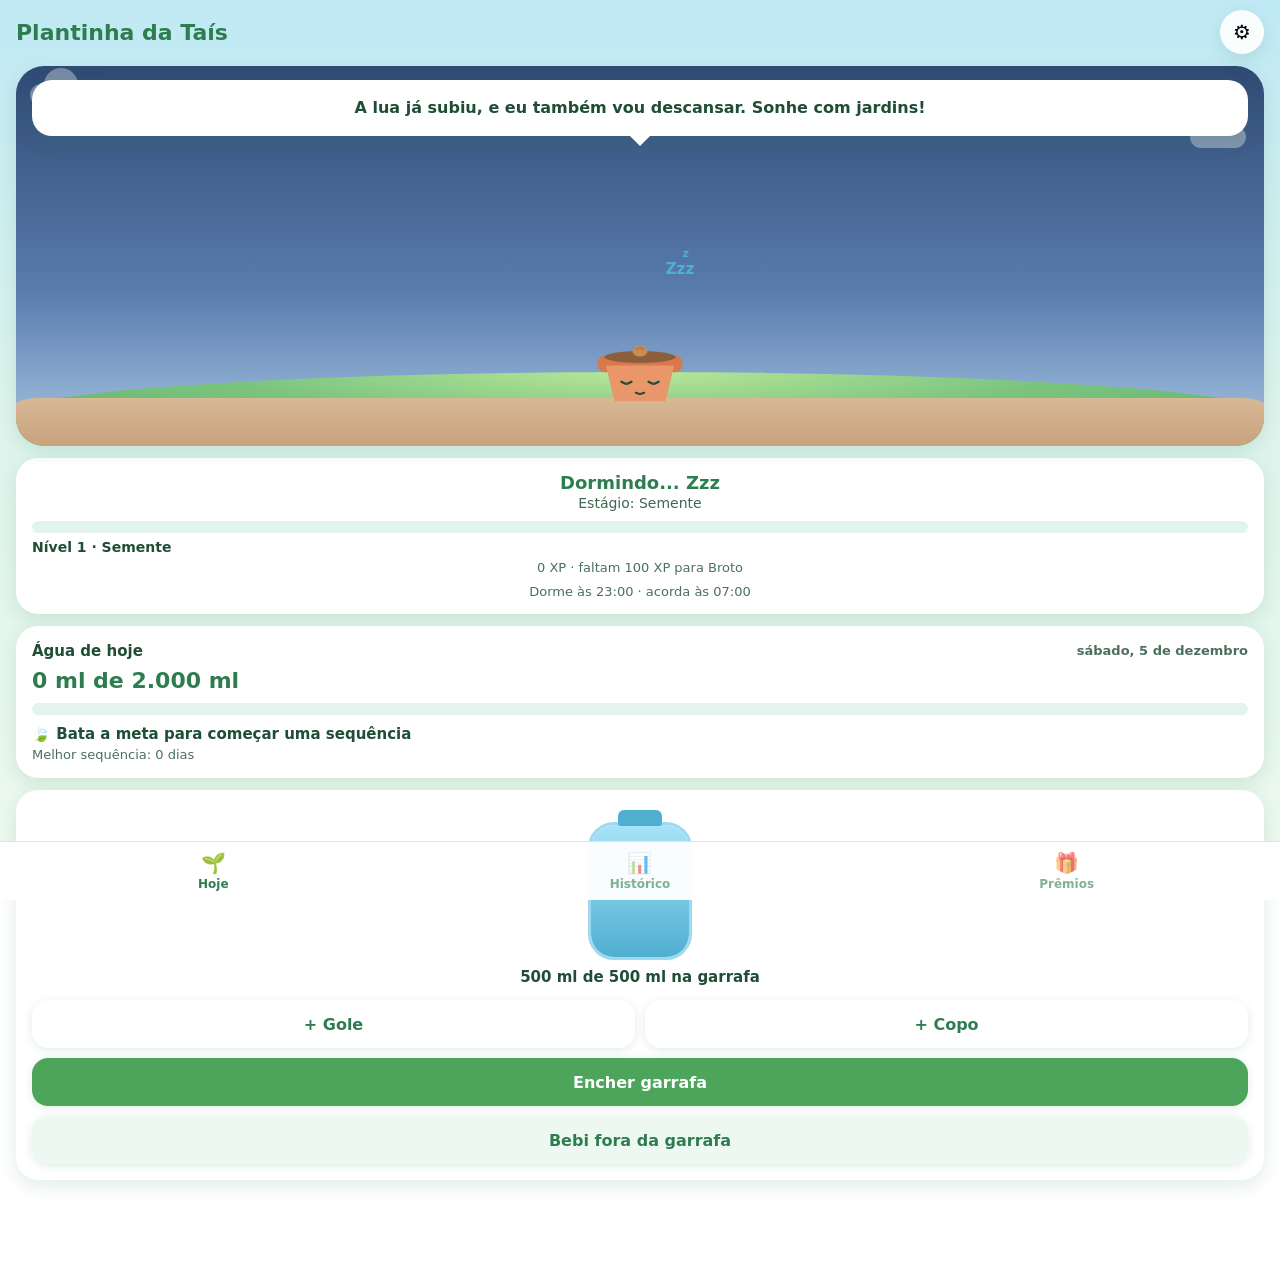
<file: plantinha-da-tais/index.html>
<!DOCTYPE html>
<html lang="pt-BR">
<head>
<meta charset="utf-8">
<meta name="viewport" content="width=device-width, initial-scale=1, viewport-fit=cover">
<meta name="apple-mobile-web-app-capable" content="yes">
<meta name="apple-mobile-web-app-status-bar-style" content="default">
<meta name="apple-mobile-web-app-title" content="Plantinha">
<meta name="theme-color" content="#8ED1E8">
<meta name="color-scheme" content="light">
<link rel="apple-touch-icon" href="./apple-touch-icon.png">
<link rel="manifest" href="./manifest.json">
<title>Plantinha da Taís</title>
<style>
  :root {
    --verde1: #7BC47F;
    --verde2: #4CA55A;
    --verde3: #2E7D4F;
    --agua: #8ED1E8;
    --agua-forte: #4FAFD0;
    --terra: #C9A27E;
    --rosa: #F4A6C0;
    --texto: #1F4D35;
    --laranja: #F2A65A;
    --branco: #FFFFFF;
    --sombra: 0 6px 18px rgba(46, 125, 79, 0.14);
    --raio: 22px;
  }

  [hidden] { display: none !important; }

  * { box-sizing: border-box; }

  html {
    -webkit-text-size-adjust: 100%;
    touch-action: manipulation;
    color-scheme: light;
  }

  body {
    margin: 0;
    min-height: 100vh;
    min-height: 100dvh;
    overflow-x: hidden;
    font-family: -apple-system, system-ui, BlinkMacSystemFont, "Segoe UI", sans-serif;
    color: var(--texto);
    background: linear-gradient(180deg, #BFE9F5 0%, #DDF3EC 45%, #EEF9EE 100%);
    background-attachment: fixed;
    -webkit-user-select: none;
    user-select: none;
    -webkit-tap-highlight-color: transparent;
  }

  input { -webkit-user-select: text; user-select: text; }

  button {
    font: inherit;
    min-height: 44px;
    touch-action: manipulation;
    cursor: pointer;
    -webkit-user-select: none;
    user-select: none;
  }

  button:disabled { opacity: 0.5; cursor: default; }

  h1, h2, p { margin: 0; }

  /* ---------- Faixa de instalação (só no iPhone/iPad fora do app instalado) ---------- */
  .faixa {
    display: flex;
    align-items: center;
    gap: 10px;
    margin: calc(env(safe-area-inset-top) + 8px) 16px 0;
    padding: 10px 10px 10px 14px;
    background: #FFF6D8;
    color: #6B4A00;
    border-radius: 16px;
    box-shadow: var(--sombra);
    font-size: 14px;
    font-weight: 700;
    line-height: 1.35;
  }
  .faixa span { flex: 1; }
  .btn-faixa {
    flex-shrink: 0;
    width: 44px;
    height: 44px;
    border: 0;
    border-radius: 50%;
    background: rgba(255, 255, 255, 0.8);
    font-size: 16px;
    padding: 0;
    color: #6B4A00;
  }

  /* ---------- Cabeçalho ---------- */
  .topo {
    display: flex;
    align-items: center;
    justify-content: space-between;
    padding: calc(env(safe-area-inset-top) + 10px) 16px 6px;
    position: sticky;
    top: 0;
    z-index: 5;
  }
  .topo h1 { font-size: 22px; font-weight: 800; color: var(--verde3); }

  .btn-icone {
    width: 44px;
    height: 44px;
    border: 0;
    border-radius: 50%;
    background: rgba(255, 255, 255, 0.9);
    box-shadow: var(--sombra);
    font-size: 20px;
    padding: 0;
  }

  /* ---------- Área principal ---------- */
  main {
    padding: 6px 16px calc(96px + env(safe-area-inset-bottom));
  }

  .tela { animation: entrar 0.35s ease; }

  .cartao {
    background: var(--branco);
    border-radius: var(--raio);
    padding: 16px;
    box-shadow: var(--sombra);
    margin-bottom: 12px;
  }

  .titulo-cartao {
    font-size: 15px;
    font-weight: 700;
    margin-bottom: 8px;
    display: flex;
    justify-content: space-between;
    gap: 8px;
  }

  .pequeno { font-size: 13px; opacity: 0.8; line-height: 1.35; }

  /* ---------- Cena (céu, nuvens, plantinha, chão) ---------- */
  .cena {
    position: relative;
    overflow: hidden;
    border-radius: 28px;
    padding: 14px 12px 0;
    margin-bottom: 12px;
    box-shadow: var(--sombra);
    background: linear-gradient(180deg, #9ED9F0 0%, #CDEFE9 60%, #E6F8E8 100%);
    min-height: 380px;
    transition: background 1.2s ease;
  }
  .cena.noite {
    background: linear-gradient(180deg, #2F4A73 0%, #5A7DAE 60%, #A9C7E4 100%);
  }
  .cena.noite .nuvem { opacity: 0.35; }

  .nuvem {
    position: absolute;
    height: 22px;
    width: 74px;
    background: #fff;
    border-radius: 40px;
    opacity: 0.85;
    z-index: 0;
    animation: flutua 22s ease-in-out infinite alternate;
  }
  .nuvem::before {
    content: "";
    position: absolute;
    width: 34px;
    height: 34px;
    background: #fff;
    border-radius: 50%;
    left: 14px;
    top: -16px;
  }
  .nuvem.n1 { top: 18px; left: 14px; }
  .nuvem.n2 { top: 60px; right: 18px; width: 56px; animation-duration: 28s; }

  .balao {
    position: relative;
    z-index: 2;
    background: #fff;
    border-radius: 20px;
    padding: 12px 14px;
    margin: 0 4px 14px;
    font-size: 16px;
    font-weight: 600;
    line-height: 1.35;
    color: var(--texto);
    box-shadow: var(--sombra);
    min-height: 56px;
    display: flex;
    align-items: center;
    justify-content: center;
    text-align: center;
  }
  .balao::after {
    content: "";
    position: absolute;
    bottom: -10px;
    left: 50%;
    transform: translateX(-50%);
    border: 10px solid transparent;
    border-top-color: #fff;
    border-bottom: 0;
  }

  .chao {
    position: absolute;
    left: -20px;
    right: -20px;
    bottom: 0;
    height: 74px;
    z-index: 0;
    border-radius: 50% 50% 0 0 / 46px 46px 0 0;
    background: radial-gradient(ellipse at 50% 0%, #B9E79A 0%, #7BC47F 45%, #5AAE63 100%);
  }
  .chao::before {
    content: "";
    position: absolute;
    left: 0;
    right: 0;
    top: 26px;
    bottom: 0;
    background: linear-gradient(180deg, #D9B896, #C9A27E);
    border-radius: 40px 40px 0 0;
  }

  .planta-area {
    position: relative;
    z-index: 1;
    min-height: 258px;
    display: flex;
    align-items: flex-end;
    justify-content: center;
    margin-bottom: 26px;
    cursor: pointer;
  }

  .planta-murcha {
    transition: transform 0.6s ease, filter 0.6s ease;
    transform-origin: 50% 100%;
  }
  .planta-murcha.sede { transform: rotate(-2deg); }
  .planta-murcha.murcha { transform: rotate(-5deg) translateY(4px); filter: saturate(0.7); }

  .planta-pulo { display: flex; justify-content: center; }
  .planta-pulo.pulo { animation: pulo 0.9s ease; }

  #planta-svg { display: flex; justify-content: center; }
  #planta-svg.nasce { animation: nasce 0.6s ease; transform-origin: 50% 100%; }

  #planta-svg svg {
    display: block;
    height: auto;
    max-width: 100%;
    overflow: visible;
    transform-origin: 50% 100%;
    animation: balanco 4s ease-in-out infinite;
    transition: width 0.8s ease;
  }

  /* Rosto: só o grupo do estado atual aparece */
  .r { display: none; }
  #planta[data-estado="feliz"] .r-feliz,
  #planta[data-estado="com_sede"] .r-sede,
  #planta[data-estado="murchando"] .r-murchando,
  #planta[data-estado="florindo"] .r-florindo,
  #planta[data-estado="garrafa_vazia"] .r-garrafa,
  #planta[data-estado="meta_batida"] .r-meta,
  #planta[data-estado="dormindo"] .r-dormindo { display: inline; }

  .so { display: none; }
  #planta[data-estado="florindo"] .so-florindo { display: inline; }

  .olhos {
    transform-box: fill-box;
    transform-origin: center;
    transition: transform 0.08s ease;
  }
  #planta.piscar .olhos { transform: scaleY(0.1); }

  .gota-suor { animation: pingar 1.6s ease-in infinite; }
  .estrela { animation: brilhar 1.8s ease-in-out infinite; transform-box: fill-box; transform-origin: center; }
  .estrela:nth-child(2) { animation-delay: 0.6s; }
  .estrela:nth-child(3) { animation-delay: 1.1s; }
  .estrela:nth-child(4) { animation-delay: 0.3s; }

  .zzz {
    animation: zzz 2.6s ease-in-out infinite;
    transform-box: fill-box;
    transform-origin: center;
  }
  .zzz.z2 { animation-delay: 1.3s; }

  /* Folhas caem quando murcha e sobem quando recebe água */
  .fl {
    transition: transform 0.9s ease;
  }
  #planta[data-estado="murchando"] .fl { transform: rotate(var(--q)); }
  #planta[data-estado="com_sede"] .fl { transform: rotate(calc(var(--q) * 0.4)); }

  .topo-planta { transition: transform 0.9s ease; }
  #planta[data-estado="murchando"] .topo-planta { transform: rotate(12deg); }
  #planta[data-estado="com_sede"] .topo-planta { transform: rotate(4deg); }

  /* Garrafa que pede para ser enchida (ao lado da planta) */
  .pedido {
    position: absolute;
    right: 6px;
    bottom: 48px;
    width: 58px;
    height: 108px;
    display: none;
    z-index: 2;
    pointer-events: none;
  }
  #planta[data-estado="garrafa_vazia"] .pedido { display: block; animation: pedir 1.6s ease-in-out infinite; }

  /* Camada de efeitos (gotas, confete, pétalas) */
  .camada-fx {
    position: absolute;
    inset: 0;
    z-index: 3;
    pointer-events: none;
    overflow: hidden;
  }
  .gota {
    position: absolute;
    left: 50%;
    top: 70px;
    width: 12px;
    height: 16px;
    margin-left: -6px;
    background: var(--agua-forte);
    border-radius: 50% 50% 50% 50% / 60% 60% 40% 40%;
    animation: cairGota 0.9s ease-in forwards;
  }
  .particula {
    position: absolute;
    top: -14px;
    width: 10px;
    height: 7px;
    border-radius: 60% 0 60% 0;
    background: var(--rosa);
    animation: cairFolha var(--dur, 7s) linear var(--atraso, 0s) infinite;
  }
  .particula.verde { background: var(--verde1); border-radius: 0 60% 0 60%; }
  .confete {
    position: absolute;
    top: -12px;
    width: 8px;
    height: 12px;
    border-radius: 2px;
    animation: cairConfete 2.8s ease-in forwards;
  }

  .info {
    background: var(--branco);
    border-radius: var(--raio);
    padding: 14px 16px;
    margin-bottom: 12px;
    box-shadow: var(--sombra);
    text-align: center;
  }
  .estado-planta { font-size: 18px; font-weight: 800; color: var(--verde3); }
  .estagio-texto { margin-top: 2px; font-size: 14px; opacity: 0.85; }

  .barra {
    height: 12px;
    background: #E3F4EC;
    border-radius: 99px;
    overflow: hidden;
    margin: 10px 0 6px;
  }
  .barra > div {
    height: 100%;
    width: 0;
    background: linear-gradient(90deg, var(--agua), var(--verde2));
    border-radius: 99px;
    transition: width 0.6s ease;
  }

  .linha-nivel {
    display: flex;
    justify-content: space-between;
    gap: 8px;
    font-size: 14px;
    font-weight: 700;
  }

  /* ---------- Hoje / meta / sequência ---------- */
  .meta-texto { font-size: 22px; font-weight: 800; margin-bottom: 8px; color: var(--verde3); }
  .streak { margin-top: 10px; font-weight: 700; font-size: 15px; }
  .melhor { margin-top: 4px; font-size: 13px; opacity: 0.8; }

  /* ---------- Garrafa ---------- */
  .cartao-garrafa { text-align: center; }

  .garrafa {
    position: relative;
    width: 104px;
    height: 150px;
    margin: 4px auto 8px;
  }
  .garrafa .tampa {
    position: absolute;
    top: 0;
    left: 50%;
    transform: translateX(-50%);
    width: 44px;
    height: 16px;
    background: var(--agua-forte);
    border-radius: 6px 6px 3px 3px;
    z-index: 2;
  }
  .garrafa .corpo {
    position: absolute;
    top: 12px;
    left: 0;
    right: 0;
    bottom: 0;
    border: 3px solid #9ED9F0;
    border-radius: 26px;
    overflow: hidden;
    background: #F4FCFF;
  }
  .agua {
    position: absolute;
    left: 0;
    right: 0;
    bottom: 0;
    height: 0;
    background: linear-gradient(180deg, #A8E3FA, #4FAFD0);
    transition: height 0.6s ease;
  }
  /* Ondulação na superfície da água */
  .agua::before {
    content: "";
    position: absolute;
    left: 0;
    right: 0;
    bottom: 100%;
    height: 12px;
    background: radial-gradient(circle at 50% 100%, #A8E3FA 9px, transparent 10px) 0 0 / 30px 12px repeat-x;
    animation: onda 1.6s linear infinite;
  }
  .agua[style*="height: 0%"]::before { display: none; }
  .texto-garrafa { font-weight: 700; font-size: 15px; margin-bottom: 12px; min-height: 20px; }

  .botoes {
    display: grid;
    grid-template-columns: 1fr 1fr;
    gap: 10px;
  }
  .botoes .largo { grid-column: 1 / -1; }

  .btn {
    border: 0;
    border-radius: 16px;
    padding: 0 12px;
    min-height: 48px;
    font-weight: 700;
    font-size: 16px;
    background: #fff;
    color: var(--verde3);
    box-shadow: 0 2px 8px rgba(46, 125, 79, 0.14);
    transition: transform 0.1s ease;
  }
  .btn:active:not(:disabled) { transform: scale(0.96); }
  .btn.primario { background: var(--verde2); color: #fff; }
  .btn.secundario { background: #EEF8F3; color: var(--verde3); }
  .btn.bloco { width: 100%; margin-bottom: 8px; }
  .btn.perigo { background: #FCE3DA; color: #9A3B1E; width: 100%; margin-top: 8px; }

  /* Bebi fora da garrafa */
  .btn-fora { width: 100%; margin-top: 10px; }
  .painel-fora {
    margin-top: 10px;
    padding: 12px;
    border-radius: 18px;
    background: #F2FAF6;
    text-align: left;
  }
  .painel-fora p { margin-bottom: 10px; }
  .botoes-fora {
    display: grid;
    grid-template-columns: repeat(3, 1fr);
    gap: 8px;
    margin-bottom: 8px;
  }
  .botoes-fora .btn {
    min-height: 56px;
    padding: 4px 6px;
    font-size: 14px;
    line-height: 1.2;
  }

  /* ---------- Abas ---------- */
  .abas {
    position: fixed;
    left: 0;
    right: 0;
    bottom: 0;
    display: grid;
    grid-template-columns: repeat(3, 1fr);
    background: rgba(255, 255, 255, 0.94);
    border-top: 1px solid #CDEFE0;
    padding-bottom: env(safe-area-inset-bottom);
    z-index: 5;
  }
  .aba {
    border: 0;
    background: transparent;
    min-height: 58px;
    display: flex;
    flex-direction: column;
    align-items: center;
    justify-content: center;
    gap: 2px;
    font-size: 12px;
    font-weight: 600;
    color: var(--verde3);
    opacity: 0.6;
  }
  .aba .icone { font-size: 20px; }
  .aba.ativa { opacity: 1; font-weight: 800; }

  /* ---------- Histórico ---------- */
  .area-graf {
    position: relative;
    height: 180px;
    display: flex;
    align-items: flex-end;
    gap: 8px;
    border-bottom: 2px solid #CDEFE0;
    margin-top: 8px;
  }
  .coluna { flex: 1; height: 100%; display: flex; align-items: flex-end; }
  .barra-dia {
    width: 100%;
    min-height: 2px;
    border-radius: 10px 10px 4px 4px;
    background: linear-gradient(180deg, #A8E3FA, #8ED1E8);
    transition: height 0.6s ease;
  }
  .barra-dia.batida { background: linear-gradient(180deg, var(--verde1), var(--verde2)); }
  .linha-meta {
    position: absolute;
    left: 0;
    right: 0;
    border-top: 2px dashed var(--laranja);
    pointer-events: none;
  }
  .linha-meta span {
    position: absolute;
    right: 0;
    top: -20px;
    font-size: 11px;
    font-weight: 700;
    color: #A8602A;
    background: #fff;
    padding: 0 4px;
  }
  .rotulos { display: flex; gap: 8px; margin-top: 6px; }
  .rotulos div { flex: 1; text-align: center; font-size: 12px; font-weight: 600; text-transform: capitalize; }
  .lista-hist { list-style: none; padding: 0; margin: 12px 0 0; }
  .lista-hist li {
    display: flex;
    justify-content: space-between;
    padding: 9px 2px;
    border-bottom: 1px solid #EEF8F3;
    font-size: 15px;
  }

  /* ---------- Prêmios ---------- */
  .lista-premios { list-style: none; padding: 0; margin: 0; }
  .premio {
    display: flex;
    align-items: center;
    justify-content: space-between;
    gap: 12px;
    background: #fff;
    border-radius: 18px;
    padding: 14px;
    margin-bottom: 10px;
    box-shadow: var(--sombra);
  }
  .premio.bloq { background: #F2F7F5; box-shadow: none; }
  .premio-corpo { min-width: 0; }
  .premio-cond { font-size: 13px; opacity: 0.8; margin-bottom: 4px; }
  .premio-texto { font-size: 16px; font-weight: 700; overflow-wrap: anywhere; }
  .premio.bloq .premio-texto { color: #6B7A74; }
  .selo {
    flex-shrink: 0;
    font-size: 12px;
    font-weight: 800;
    padding: 5px 10px;
    border-radius: 99px;
  }
  .selo.ok { background: #CFF5E1; color: var(--verde3); }
  .selo.bloq-selo { background: #E5E7EB; color: #4B5563; }

  /* ---------- Configurações ---------- */
  .fundo {
    position: fixed;
    inset: 0;
    background: rgba(20, 40, 35, 0.35);
    display: flex;
    align-items: flex-end;
    justify-content: center;
    z-index: 20;
  }
  .folha {
    background: #fff;
    width: 100%;
    max-width: 520px;
    border-radius: 24px 24px 0 0;
    padding: 18px 18px calc(18px + env(safe-area-inset-bottom));
    max-height: 90vh;
    max-height: 90dvh;
    overflow-y: auto;
    -webkit-overflow-scrolling: touch;
    position: relative;
  }
  .linha-topo {
    display: flex;
    align-items: center;
    justify-content: space-between;
    margin-bottom: 12px;
  }
  .linha-topo h2 { font-size: 20px; font-weight: 800; }
  .campo {
    display: flex;
    flex-direction: column;
    gap: 6px;
    margin-bottom: 12px;
    font-weight: 700;
    font-size: 15px;
  }
  .campo input {
    font-size: 16px; /* evita zoom automático no iOS */
    min-height: 44px;
    border-radius: 14px;
    border: 2px solid #CDEFE0;
    padding: 0 12px;
    font-family: inherit;
    color: var(--texto);
    background: #fff;
    width: 100%;
  }
  .campo input:focus { outline: none; border-color: var(--agua-forte); }
  .folha .btn.primario { width: 100%; margin-top: 4px; }
  .avancado {
    margin-top: 22px;
    border-top: 1px dashed #CDEFE0;
    padding-top: 10px;
  }
  .avancado summary {
    font-size: 13px;
    opacity: 0.6;
    min-height: 44px;
    display: flex;
    align-items: center;
    cursor: pointer;
  }
  .arquivo-oculto {
    position: absolute;
    width: 1px;
    height: 1px;
    opacity: 0;
    pointer-events: none;
  }

  /* ---------- Aviso (com ação opcional, ex.: Desfazer) ---------- */
  .aviso {
    position: fixed;
    left: 16px;
    right: 16px;
    top: calc(env(safe-area-inset-top) + 8px);
    background: var(--verde3);
    color: #fff;
    padding: 12px 14px;
    border-radius: 16px;
    text-align: center;
    font-weight: 700;
    font-size: 15px;
    box-shadow: var(--sombra);
    opacity: 0;
    transform: translateY(-12px);
    transition: opacity 0.3s ease, transform 0.3s ease;
    pointer-events: none;
    z-index: 30;
    display: flex;
    flex-direction: column;
    align-items: center;
    gap: 8px;
  }
  .aviso.mostrar { opacity: 1; transform: none; }
  .aviso.com-acao { pointer-events: auto; }
  .aviso-acao {
    min-height: 44px;
    padding: 0 22px;
    border: 0;
    border-radius: 14px;
    background: #fff;
    color: var(--verde3);
    font-weight: 800;
    font-size: 16px;
  }

  /* ---------- Animações ---------- */
  @keyframes balanco {
    0%, 100% { transform: rotate(-1.2deg); }
    50% { transform: rotate(1.2deg); }
  }
  @keyframes pulo {
    0% { transform: scale(1); }
    35% { transform: scale(1.12); }
    70% { transform: scale(0.98); }
    100% { transform: scale(1); }
  }
  @keyframes nasce {
    from { opacity: 0; transform: scale(0.6); }
    to { opacity: 1; transform: scale(1); }
  }
  @keyframes entrar {
    from { opacity: 0; transform: translateY(6px); }
    to { opacity: 1; transform: none; }
  }
  @keyframes flutua {
    from { transform: translateX(0); }
    to { transform: translateX(26px); }
  }
  @keyframes onda {
    from { background-position: 0 0; }
    to { background-position: 30px 0; }
  }
  @keyframes pingar {
    0% { transform: translateY(0); opacity: 1; }
    70% { transform: translateY(7px); opacity: 1; }
    100% { transform: translateY(9px); opacity: 0; }
  }
  @keyframes brilhar {
    0%, 100% { transform: scale(0.6); opacity: 0.4; }
    50% { transform: scale(1.15); opacity: 1; }
  }
  @keyframes zzz {
    0% { transform: translate(0, 4px); opacity: 0; }
    50% { opacity: 1; }
    100% { transform: translate(5px, -7px); opacity: 0; }
  }
  @keyframes pedir {
    0%, 100% { transform: translateY(0) rotate(-4deg); }
    50% { transform: translateY(-6px) rotate(4deg); }
  }
  @keyframes cairGota {
    0% { transform: translateY(0); opacity: 0.9; }
    100% { transform: translateY(120px); opacity: 0.2; }
  }
  @keyframes cairFolha {
    0% { transform: translate(0, 0) rotate(0deg); opacity: 0; }
    10% { opacity: 0.9; }
    100% { transform: translate(24px, 260px) rotate(300deg); opacity: 0; }
  }
  @keyframes cairConfete {
    0% { transform: translate(0, 0) rotate(0deg); opacity: 1; }
    100% { transform: translate(var(--dx, 0px), 330px) rotate(540deg); opacity: 0; }
  }

  @media (prefers-reduced-motion: reduce) {
    *, *::before, *::after {
      animation: none !important;
      transition: none !important;
      scroll-behavior: auto !important;
    }
    .camada-fx { display: none; }
  }
</style>
</head>
<body>
<div id="app">

  <div id="faixa-instalar" class="faixa" role="note" hidden>
    <span>Abre pelo ícone da Plantinha na tela de início para não perder seu progresso 🌱</span>
    <button id="btn-fechar-faixa" class="btn-faixa" type="button" aria-label="Fechar aviso">✕</button>
  </div>

  <header class="topo">
    <h1>Plantinha da Taís</h1>
    <button id="btn-config" class="btn-icone" type="button" aria-label="Abrir configurações">⚙️</button>
  </header>

  <main>
    <!-- ===== Aba: Hoje ===== -->
    <section id="tela-hoje" class="tela">

      <div id="cena" class="cena">
        <div class="nuvem n1" aria-hidden="true"></div>
        <div class="nuvem n2" aria-hidden="true"></div>

        <div id="fala" class="balao" aria-live="polite">Oi! Eu sou sua plantinha.</div>

        <div id="planta" class="planta-area" data-estado="feliz" role="button" tabindex="0"
             aria-label="Tocar na plantinha para ouvir uma frase">
          <div id="planta-murcha" class="planta-murcha">
            <div id="planta-pulo" class="planta-pulo">
              <div id="planta-svg"></div>
            </div>
          </div>

          <div class="pedido" aria-hidden="true">
            <svg viewBox="0 0 60 110" width="58" height="108">
              <rect x="22" y="2" width="16" height="12" rx="4" fill="#4FAFD0"/>
              <path d="M22 14H38V22Q52 30 52 52V98Q52 106 44 106H16Q8 106 8 98V52Q8 30 22 22Z"
                    fill="#EAF9FE" stroke="#4FAFD0" stroke-width="3"/>
              <circle cx="24" cy="66" r="2.6" fill="#1F4D35"/>
              <circle cx="36" cy="66" r="2.6" fill="#1F4D35"/>
              <circle cx="30" cy="82" r="3" fill="none" stroke="#1F4D35" stroke-width="2"/>
              <text x="46" y="12" font-size="13" font-weight="800" fill="#2E7D4F">?</text>
            </svg>
          </div>
        </div>

        <div class="chao" aria-hidden="true"></div>
        <div id="camada-fx" class="camada-fx" aria-hidden="true"></div>
      </div>

      <div class="info">
        <p id="estado-planta" class="estado-planta"></p>
        <p id="estagio-texto" class="estagio-texto"></p>

        <div class="barra" aria-hidden="true"><div id="xp-fill"></div></div>
        <div class="linha-nivel">
          <span id="nivel-texto"></span>
        </div>
        <p id="xp-texto" class="pequeno" style="margin-top:4px"></p>
        <p id="sono-texto" class="pequeno" style="margin-top:6px"></p>
      </div>

      <div class="cartao">
        <div class="titulo-cartao"><span>Água de hoje</span><span id="hoje-texto" class="pequeno"></span></div>
        <p id="meta-texto" class="meta-texto"></p>
        <div class="barra" aria-hidden="true"><div id="meta-fill"></div></div>
        <p id="streak" class="streak"></p>
        <p id="melhor-seq" class="melhor"></p>
      </div>

      <div class="cartao cartao-garrafa">
        <div class="garrafa" aria-hidden="true">
          <div class="tampa"></div>
          <div class="corpo"><div id="agua" class="agua"></div></div>
        </div>
        <p id="garrafa-texto" class="texto-garrafa" aria-live="polite"></p>

        <div class="botoes">
          <button id="btn-gole" class="btn" type="button" aria-label="Beber um gole, 50 mililitros">+ Gole</button>
          <button id="btn-copo" class="btn" type="button" aria-label="Beber um copo, 250 mililitros">+ Copo</button>
          <button id="btn-encher" class="btn primario largo" type="button" aria-label="Encher a garrafa virtual">Encher garrafa</button>
        </div>

        <button id="btn-fora" class="btn secundario btn-fora" type="button"
                aria-expanded="false" aria-controls="painel-fora">Bebi fora da garrafa</button>

        <div id="painel-fora" class="painel-fora" hidden>
          <p class="pequeno">Quanto você bebeu fora da garrafa? Isso não mexe na garrafa virtual.</p>
          <div class="botoes-fora">
            <button class="btn" type="button" data-fora="50" aria-label="Registrar um gole fora da garrafa, 50 mililitros">Gole<br>50 ml</button>
            <button class="btn" type="button" data-fora="250" aria-label="Registrar um copo fora da garrafa, 250 mililitros">Copo<br>250 ml</button>
            <button id="btn-fora-garrafa" class="btn" type="button" data-fora="500" aria-label="Registrar uma garrafa fora da garrafa virtual">Garrafa<br>500 ml</button>
          </div>
          <button id="btn-fora-cancelar" class="btn secundario bloco" type="button">Cancelar</button>
        </div>
      </div>
    </section>

    <!-- ===== Aba: Histórico ===== -->
    <section id="tela-historico" class="tela" hidden>
      <div class="cartao">
        <div class="titulo-cartao"><span>Últimos 7 dias</span><span class="pequeno">linha = meta</span></div>
        <div class="area-graf" id="area-graf">
          <div class="linha-meta" id="linha-meta"><span>meta</span></div>
        </div>
        <div class="rotulos" id="rotulos"></div>
        <ul class="lista-hist" id="lista-hist"></ul>
      </div>
    </section>

    <!-- ===== Aba: Prêmios ===== -->
    <section id="tela-premios" class="tela" hidden>
      <div class="cartao">
        <div class="titulo-cartao"><span>Seus prêmios</span></div>
        <p class="pequeno" style="margin-bottom:12px">Bata a meta e suba de nível para desbloquear.</p>
        <ul class="lista-premios" id="lista-premios"></ul>
      </div>
    </section>
  </main>

  <nav class="abas" role="tablist" aria-label="Navegação">
    <button class="aba ativa" type="button" data-aba="hoje" role="tab" aria-selected="true">
      <span class="icone" aria-hidden="true">🌱</span>Hoje
    </button>
    <button class="aba" type="button" data-aba="historico" role="tab" aria-selected="false">
      <span class="icone" aria-hidden="true">📊</span>Histórico
    </button>
    <button class="aba" type="button" data-aba="premios" role="tab" aria-selected="false">
      <span class="icone" aria-hidden="true">🎁</span>Prêmios
    </button>
  </nav>

  <div id="aviso" class="aviso" role="status" aria-live="polite">
    <span id="aviso-texto"></span>
    <button id="aviso-acao" class="aviso-acao" type="button" hidden></button>
  </div>

  <!-- ===== Configurações ===== -->
  <section id="config" class="fundo" hidden>
    <div class="folha" role="dialog" aria-modal="true" aria-labelledby="titulo-config">
      <div class="linha-topo">
        <h2 id="titulo-config">Configurações</h2>
        <button id="btn-fechar-config" class="btn-icone" type="button" aria-label="Fechar configurações">✕</button>
      </div>

      <label class="campo">Meta diária (ml)
        <input id="campo-meta" type="number" inputmode="numeric" min="500" max="6000" step="50">
      </label>

      <label class="campo">Tamanho da garrafa (ml)
        <input id="campo-garrafa" type="number" inputmode="numeric" min="100" max="3000" step="50">
      </label>
      <p class="pequeno">Mudar o tamanho da garrafa enche ela de novo.</p>

      <label class="campo">Dormir às
        <input id="campo-dormir" type="time" step="300">
      </label>

      <label class="campo">Acordar às
        <input id="campo-acordar" type="time" step="300">
      </label>
      <p class="pequeno">Enquanto a plantinha dorme, esse tempo não conta para a sede nem para o murchar.</p>

      <button id="btn-salvar-config" class="btn primario" type="button">Salvar</button>

      <details id="detalhes-avancado" class="avancado">
        <summary>Avançado</summary>

        <p class="pequeno" style="margin:8px 0">Guarde uma cópia do progresso ou restaure uma cópia salva.</p>
        <button id="btn-exportar" class="btn secundario bloco" type="button">Exportar progresso</button>
        <button id="btn-importar" class="btn secundario bloco" type="button">Importar progresso</button>
        <input id="arquivo-importar" class="arquivo-oculto" type="file" accept=".json,application/json" tabindex="-1" aria-hidden="true">
        <p class="pequeno">Importar substitui o progresso atual. Se quiser guardar o atual, exporte antes.</p>

        <p class="pequeno" style="margin-top:16px">Apaga todo o progresso salvo neste aparelho.</p>
        <button id="btn-zerar" class="btn perigo" type="button">Zerar dados</button>
      </details>
    </div>
  </section>
</div>

<script>
(() => {
  'use strict';

  /* =====================================================================
     CONFIGURAÇÕES EDITÁVEIS
     ===================================================================== */

  // Prêmios: troque os textos entre colchetes pelo que você quiser.
  // "nivel" = desbloqueia ao atingir o nível (1 = Semente ... 8 = Lenda do Jardim).
  // "dias"  = desbloqueia ao completar X dias seguidos batendo a meta.
  const RECOMPENSAS = [
    { nivel: 3, texto: "[Vale um jantar com o Marcos]" },
    { nivel: 5, texto: "[Vale uma massagem]" },
    { dias: 3, texto: "[Uma mensagem de amor]" },
    { dias: 7, texto: "[Vale escolher o filme da noite]" }
  ];

  // Frases da plantinha, por estado.
  const FRASES = {
    feliz: [
      "Que dia lindo! Mais um golinho e eu fico radiante.",
      "Estou tão verdinha hoje que nem acredito!",
      "Água fresquinha é a melhor coisa do mundo. Mais água, então!",
      "Tô crescendo que nem mato na primavera. Continua assim!",
      "Você é a melhor jardineira do mundo, sabia?",
      "Sinto suas gotinhas e fico feliz da vida."
    ],
    com_sede: [
      "Alerta! Sua plantinha está virando cacto. Bebe água AGORA!",
      "Eu tô aqui, de boca aberta, esperando um golinho...",
      "Eu sou planta, não deserto. Água, por favor!",
      "Minhas folhinhas estão com cara de quem esqueceu o copo na mesa.",
      "Já faz um tempinho desde seu último golinho. Eu conto as horas, sabia?",
      "Se você não beber água, eu começo a fazer drama. E já estou começando."
    ],
    murchando: [
      "Socorro! Estou murchando mais rápido que alface fora da geladeira!",
      "Vou desmaiar no vaso... dramaticamente... Água, agora!",
      "Minhas folhas estão caindo como drama de novela. Bebe água, por favor!",
      "Se eu virar feno, você me deve um copo de água. Combinado?",
      "Estou sem forças... só um golinho me salva. Só um!",
      "Estou murchinha, tipo flor de festa no dia seguinte."
    ],
    florindo: [
      "Olha eu florindo! Você é a jardineira mais incrível de todas!",
      "Estou tão bonita que até as abelhas vieram me visitar.",
      "Florzinha de respeito! Vou fingir que foi tudo mérito meu.",
      "Pétala, pétala, pétala! Aplausos, por favor!",
      "Jardim florido, vida boa e você cuidando de mim. Que combinação!",
      "Olha esse vaso cheio de cor! Obrigada por cuidar de mim."
    ],
    garrafa_vazia: [
      "Garrafa vazia detectada. Enche essa garrafa antes que eu morra de sede!",
      "Sua garrafa está mais seca que piada sem graça. Enche ela, vai!",
      "Eu não sou mágica, não consigo encher essa garrafa sozinha. Vai lá!",
      "Garrafa vazia? Isso é um pedido de socorro, e eu estou fazendo o pedido.",
      "Corre até a torneira! Eu espero, mas só um pouquinho.",
      "Tem uma garrafa vazia aqui e ela está me julgando."
    ],
    meta_batida: [
      "META BATIDA! Você é a maior jardineira que já existiu!",
      "Hoje a gente bebeu água pra caramba. Estou orgulhosa de nós duas!",
      "Dia de meta batida! Vou comemorar fazendo uma folhinha nova.",
      "Você conseguiu! Agora pode se sentir uma lenda do jardim (eu aprovo).",
      "Meta do dia cumprida. Você é fofa demais e eu mereço um aplauso também.",
      "Bateu a meta! Vou dormir com cara de satisfação."
    ],
    dormindo: [
      "Shhh... a plantinha está sonhando com chuvinha. Boa noite, jardineira!",
      "Zzz... estou dormindo com as folhinhas quentinhas. Durma bem também!",
      "Boa noite! Amanhã a gente bebe água juntas, combinado?",
      "Zzz... não me acorda, estou sonhando que sou uma samambaia gigante.",
      "A lua já subiu, e eu também vou descansar. Sonhe com jardins!",
      "Shhh... se você bebeu bastante hoje, agora é hora de cama. Boa noite!"
    ]
  };

  /* =====================================================================
     CONSTANTES DO JOGO
     ===================================================================== */
  const CHAVE = 'plantinha-tais-v1';
  const META_PADRAO = 2000;
  const GARRAFA_PADRAO = 500;
  const GOLE = 50;
  const COPO = 250;
  const XP_BONUS_META = 50;
  const DORMIR_PADRAO = '23:00';
  const ACORDAR_PADRAO = '07:00';
  const DESFAZER_MS = 6000;
  const APP_BACKUP = 'plantinha-da-tais';
  const REGEX_DATA = /^\d{4}-\d{2}-\d{2}$/;
  const REGEX_HORA = /^([01]\d|2[0-3]):[0-5]\d$/;

  const NIVEIS = [
    { nome: 'Semente', xp: 0 },
    { nome: 'Broto', xp: 100 },
    { nome: 'Muda', xp: 250 },
    { nome: 'Roseira', xp: 450 },
    { nome: 'Girassol', xp: 700 },
    { nome: 'Jardineira', xp: 1000 },
    { nome: 'Mestre do Jardim', xp: 1400 },
    { nome: 'Lenda do Jardim', xp: 1900 }
  ];

  const ESTAGIOS = [
    { nome: 'Semente', xp: 0 },
    { nome: 'Broto', xp: 100 },
    { nome: 'Plantinha', xp: 300 },
    { nome: 'Muda Forte', xp: 600 },
    { nome: 'Flor', xp: 1000 },
    { nome: 'Jardim Florido', xp: 1600 }
  ];

  const ROTULO_ESTADO = {
    feliz: 'Feliz da vida',
    com_sede: 'Com sede...',
    murchando: 'Murchando!',
    florindo: 'Florindo!',
    garrafa_vazia: 'Garrafa vazia',
    meta_batida: 'Meta batida!',
    dormindo: 'Dormindo... Zzz'
  };

  /* =====================================================================
     SPRITES DA PLANTA (SVG)
     ===================================================================== */
  const COR = {
    haste: '#3FA46A', folha: '#7BC47F', folha2: '#A6DCA0',
    vaso: '#E9966B', borda: '#D9784C', terra: '#8B5E3C',
    petala: '#F4A6C0', miolo: '#FFD166', semente: '#C98B52',
    tinta: '#1F4D35'
  };

  // Folha: a rotação de queda (--q) aponta para baixo, do lado em que a folha está.
  function folha(x, y, ang, s = 1, cor = COR.folha) {
    const dir = Math.cos(ang * Math.PI / 180) >= 0 ? 1 : -1;
    return `<g transform="translate(${x} ${y}) rotate(${ang}) scale(${s})">`
      + `<path class="fl" style="--q:${dir * 42}deg" d="M0 0Q18 -22 40 0Q18 22 0 0Z" fill="${cor}"/></g>`;
  }

  function flor(x, y, r = 9) {
    let p = '';
    for (let a = 0; a < 360; a += 60) {
      const rad = a * Math.PI / 180;
      p += `<circle cx="${(x + Math.cos(rad) * r * 1.3).toFixed(1)}" cy="${(y + Math.sin(rad) * r * 1.3).toFixed(1)}" r="${r}" fill="${COR.petala}"/>`;
    }
    return p + `<circle cx="${x}" cy="${y}" r="${(r * 0.9).toFixed(1)}" fill="${COR.miolo}"/>`;
  }

  // Botão de flor fechado, no topo do caule (Flor).
  function botao(x, y) {
    return `<ellipse cx="${x}" cy="${y}" rx="7" ry="9" fill="${COR.petala}"/>`
      + `<path d="M${x - 6} ${y + 6}Q${x} ${y + 12} ${x + 6} ${y + 6}" fill="none" stroke="${COR.folha}" stroke-width="3" stroke-linecap="round"/>`;
  }

  function haste(x1, y1, x2, y2, curva = 4, grossura = 5) {
    const cx = (x1 + x2) / 2 + curva;
    const cy = (y1 + y2) / 2;
    return `<path d="M${x1} ${y1}Q${cx} ${cy} ${x2} ${y2}" fill="none" stroke="${COR.haste}" stroke-width="${grossura}" stroke-linecap="round"/>`;
  }

  // Rosto da plantinha, no vaso. Cada estado tem seu grupo; só o atual aparece (ver CSS).
  const OLHO = (x, y, r = 3.2) => `<circle cx="${x}" cy="${y}" r="${r}" fill="${COR.tinta}"/>`;
  const ROSTO = `
    <g class="r r-feliz">
      <g class="olhos">${OLHO(84, 188)}${OLHO(116, 188)}</g>
      <path d="M92 197Q100 205 108 197" fill="none" stroke="${COR.tinta}" stroke-width="2.6" stroke-linecap="round"/>
    </g>
    <g class="r r-sede">
      <path d="M80 188H89M111 188H120" stroke="${COR.tinta}" stroke-width="3" stroke-linecap="round"/>
      <path d="M94 201H106" stroke="${COR.tinta}" stroke-width="2.6" stroke-linecap="round"/>
      <path class="gota-suor" d="M132 174Q137 182 137 187Q137 193 132 193Q127 193 127 187Q127 182 132 174Z" fill="#8ED1E8"/>
    </g>
    <g class="r r-murchando">
      <g class="olhos">${OLHO(84, 191, 2.8)}${OLHO(116, 191, 2.8)}</g>
      <path d="M75 180L88 185M125 180L112 185" stroke="${COR.tinta}" stroke-width="2.4" stroke-linecap="round"/>
      <path d="M93 207Q100 199 107 207" fill="none" stroke="${COR.tinta}" stroke-width="2.6" stroke-linecap="round"/>
    </g>
    <g class="r r-florindo">
      <g class="olhos">
        ${OLHO(84, 187, 4)}${OLHO(116, 187, 4)}
        <circle cx="85.3" cy="185.6" r="1.3" fill="#fff"/><circle cx="117.3" cy="185.6" r="1.3" fill="#fff"/>
      </g>
      <ellipse cx="73" cy="197" rx="4.5" ry="2.8" fill="${COR.petala}" opacity="0.9"/>
      <ellipse cx="127" cy="197" rx="4.5" ry="2.8" fill="${COR.petala}" opacity="0.9"/>
      <path d="M90 196Q100 210 110 196Z" fill="${COR.tinta}"/>
    </g>
    <g class="r r-garrafa">
      <g class="olhos">${OLHO(83, 186, 3)}${OLHO(117, 186, 3)}</g>
      <circle cx="100" cy="201" r="2.8" fill="none" stroke="${COR.tinta}" stroke-width="2"/>
    </g>
    <g class="r r-meta">
      <path d="M77 191Q83 182 89 191M111 191Q117 182 123 191" fill="none" stroke="${COR.tinta}" stroke-width="2.6" stroke-linecap="round"/>
      <path d="M90 196Q100 210 110 196Z" fill="${COR.tinta}"/>
      <ellipse cx="73" cy="197" rx="4.5" ry="2.8" fill="${COR.petala}" opacity="0.9"/>
      <ellipse cx="127" cy="197" rx="4.5" ry="2.8" fill="${COR.petala}" opacity="0.9"/>
    </g>
    <g class="r r-dormindo">
      <path d="M78 189Q84 194 90 189M110 189Q116 194 122 189" fill="none" stroke="${COR.tinta}" stroke-width="2.6" stroke-linecap="round"/>
      <path d="M95 202Q100 205 105 202" fill="none" stroke="${COR.tinta}" stroke-width="2.4" stroke-linecap="round"/>
      <text class="zzz" x="130" y="62" font-size="18" font-weight="800" fill="#4FAFD0">Zzz</text>
      <text class="zzz z2" x="150" y="42" font-size="13" font-weight="800" fill="#4FAFD0">z</text>
    </g>`;

  // Brilhos ao redor da planta (só aparecem quando está florindo).
  const BRILHOS = `
    <g class="so so-florindo" fill="#FFD166">
      <path class="estrela" transform="translate(26 70)" d="M0-7L1.8-1.8L7 0L1.8 1.8L0 7L-1.8 1.8L-7 0L-1.8-1.8Z"/>
      <path class="estrela" transform="translate(176 56)" d="M0-7L1.8-1.8L7 0L1.8 1.8L0 7L-1.8 1.8L-7 0L-1.8-1.8Z"/>
      <path class="estrela" transform="translate(182 128)" d="M0-6L1.5-1.5L6 0L1.5 1.5L0 6L-1.5 1.5L-6 0L-1.5-1.5Z"/>
      <path class="estrela" transform="translate(18 138)" d="M0-6L1.5-1.5L6 0L1.5 1.5L0 6L-1.5 1.5L-6 0L-1.5-1.5Z"/>
    </g>`;

  function sprite(partes, extra = '') {
    const vaso = `<rect x="50" y="158" width="100" height="20" rx="9" fill="${COR.borda}"/>`
      + `<path d="M60 170H140L130 212H70Z" fill="${COR.vaso}"/>`;
    const terra = `<ellipse cx="100" cy="160" rx="42" ry="7" fill="${COR.terra}"/>`;
    return `<svg viewBox="0 0 200 220" width="100%" aria-hidden="true">`
      + `${BRILHOS}${partes}${vaso}${terra}${extra}${ROSTO}</svg>`;
  }

  const SPRITES = [
    // 0 — Semente: um grão pequeno sobre o monte de terra
    sprite('',
      `<ellipse cx="100" cy="153" rx="9" ry="6.5" fill="${COR.semente}"/>`
      + `<path d="M96 151Q100 147 104 151" fill="none" stroke="#A9764A" stroke-width="1.5" stroke-linecap="round"/>`),
    // 1 — Broto: duas folhinhas saindo do solo
    sprite(
      haste(100, 160, 100, 126, 3, 4) +
      folha(100, 128, -35, 0.8) + folha(100, 128, 215, 0.8)
    ),
    // 2 — Plantinha: caule médio com 4 folhas
    sprite(
      haste(100, 160, 100, 102, 4, 5) +
      folha(100, 136, 8, 0.95) + folha(100, 136, 172, 0.95) +
      folha(100, 116, -30, 0.95) + folha(100, 116, 210, 0.95)
    ),
    // 3 — Muda Forte: mais alta, caule mais grosso, folhas maiores
    sprite(
      haste(100, 160, 100, 76, 5, 7) +
      folha(100, 142, 8, 1.1) + folha(100, 142, 172, 1.1) +
      folha(100, 114, -30, 1.2, COR.folha2) + folha(100, 114, 210, 1.2, COR.folha2) +
      folha(100, 92, -60, 1) + folha(100, 92, 240, 1)
    ),
    // 4 — Flor: caule alto com botão de flor no topo
    sprite(
      haste(100, 160, 100, 70, 4, 6) +
      folha(100, 140, 8, 1.1) + folha(100, 140, 172, 1.1) +
      folha(100, 112, -30, 1.1, COR.folha2) + folha(100, 112, 210, 1.1, COR.folha2) +
      `<g class="topo-planta" style="transform-origin:100px 160px">${botao(100, 60)}</g>`
    ),
    // 5 — Jardim Florido: flor completa e flores pequenas ao redor
    sprite(
      haste(100, 160, 100, 70, 4, 6) +
      haste(100, 160, 64, 104, -10, 4) + haste(100, 160, 136, 100, 10, 4) +
      folha(100, 140, 8, 1) + folha(100, 140, 172, 1) +
      folha(100, 118, -30, 1, COR.folha2) + folha(100, 118, 210, 1, COR.folha2) +
      folha(64, 104, -150, 0.8) + folha(136, 100, -20, 0.8) +
      `<g class="topo-planta" style="transform-origin:100px 160px">`
        + flor(100, 56, 11) + flor(64, 100, 8) + flor(136, 96, 9) + `</g>`
    )
  ];

  /* =====================================================================
     ESTADO E ARMAZENAMENTO
     ===================================================================== */
  let armazenamentoOk = true;
  let estado = padrao();
  let statusAtual = null;
  let lastStage = -1;
  let zerarArmado = false;
  let timerAviso = null;
  let ultimoDesfazer = null;   // só o último registro, em memória, por 6 segundos
  let timerDesfazer = null;
  let importPendente = null;   // backup validado, aguardando confirmação
  let timerImport = null;
  const ultimaFraseIdx = {};   // evita repetir a mesma frase seguida no mesmo estado

  function padrao() {
    return {
      metaMl: META_PADRAO,
      garrafaMl: GARRAFA_PADRAO,
      garrafaAtual: GARRAFA_PADRAO,
      totalMl: 0,           // água total registrada na vida (base do XP)
      dias: {},             // 'AAAA-MM-DD' -> ml bebidos no dia
      bonusDias: [],        // dias em que a meta foi batida (base da sequência e do bônus de XP)
      melhorSeq: 0,         // recorde de dias seguidos (nunca diminui)
      ultimoRegistro: null, // timestamp do último registro (ou da primeira abertura)
      premiosVistos: [],    // prêmios já anunciados
      dormirAs: DORMIR_PADRAO,
      acordarAs: ACORDAR_PADRAO
    };
  }

  // Mescla os dados salvos com os valores padrão: campos novos entram com o padrão.
  function carregar() {
    let bruto = null;
    try {
      bruto = window.localStorage.getItem(CHAVE);
    } catch (e) {
      armazenamentoOk = false;
      return;
    }
    if (!bruto) return;
    try {
      const dados = JSON.parse(bruto);
      if (dados && typeof dados === 'object') {
        estado = Object.assign(padrao(), dados);
      }
    } catch (e) {
      // dados corrompidos: começa do zero sem quebrar o app
    }
  }

  function salvar() {
    if (!armazenamentoOk) return;
    try {
      window.localStorage.setItem(CHAVE, JSON.stringify(estado));
    } catch (e) {
      armazenamentoOk = false;
      mostrarAviso('Não consegui salvar o progresso neste navegador.');
    }
  }

  /* =====================================================================
     UTILITÁRIOS
     ===================================================================== */
  const $ = (id) => document.getElementById(id);

  const REDUZIR_MOVIMENTO = window.matchMedia && window.matchMedia('(prefers-reduced-motion: reduce)').matches;

  function chaveData(d = new Date()) {
    return `${d.getFullYear()}-${String(d.getMonth() + 1).padStart(2, '0')}-${String(d.getDate()).padStart(2, '0')}`;
  }

  function diaAnterior(chave) {
    const [a, m, d] = chave.split('-').map(Number);
    return chaveData(new Date(a, m - 1, d - 1));
  }

  function mlDoDia(chave) {
    return estado.dias[chave] || 0;
  }

  function fmtMl(ml) {
    return `${Math.round(ml).toLocaleString('pt-BR')} ml`;
  }

  function escapar(texto) {
    return String(texto)
      .replace(/&/g, '&amp;').replace(/</g, '&lt;')
      .replace(/>/g, '&gt;').replace(/"/g, '&quot;');
  }

  // Aviso no topo. "acao" é opcional, ex.: { rotulo: 'Desfazer', fn, ms }.
  function mostrarAviso(msg, acao = null) {
    const el = $('aviso');
    const btn = $('aviso-acao');
    $('aviso-texto').textContent = msg;
    btn.onclick = null;
    if (acao) {
      btn.textContent = acao.rotulo;
      btn.onclick = () => acao.fn();
      btn.hidden = false;
      el.classList.add('com-acao');
    } else {
      btn.hidden = true;
      el.classList.remove('com-acao');
    }
    el.classList.add('mostrar');
    clearTimeout(timerAviso);
    timerAviso = setTimeout(() => {
      el.classList.remove('mostrar', 'com-acao');
      btn.onclick = null;
    }, acao ? acao.ms : 3200);
  }

  // Sorteia uma frase do estado sem repetir a última do mesmo estado.
  function sortear(chave) {
    const lista = FRASES[chave];
    let i = 0;
    if (lista.length > 1) {
      do {
        i = Math.floor(Math.random() * lista.length);
      } while (i === ultimaFraseIdx[chave]);
    }
    ultimaFraseIdx[chave] = i;
    return lista[i];
  }

  // Balão de fala com efeito de digitação (letra por letra).
  let timerDigitacao = null;
  function digitar(texto) {
    const el = $('fala');
    clearInterval(timerDigitacao);
    if (REDUZIR_MOVIMENTO) {
      el.textContent = texto;
      return;
    }
    el.textContent = '';
    let i = 0;
    timerDigitacao = setInterval(() => {
      i++;
      el.textContent = texto.slice(0, i);
      if (i >= texto.length) clearInterval(timerDigitacao);
    }, 22);
  }

  function falar(chave) {
    digitar(sortear(chave));
  }

  /* =====================================================================
     HORÁRIO DE DORMIR
     ===================================================================== */
  // Minutos do dia para dormir e acordar (com valor padrão se o campo estiver inválido).
  function sonoMinutos() {
    const conv = (h, pad) => {
      const v = REGEX_HORA.test(h) ? h : pad;
      const [a, b] = v.split(':').map(Number);
      return a * 60 + b;
    };
    return { dormir: conv(estado.dormirAs, DORMIR_PADRAO), acordar: conv(estado.acordarAs, ACORDAR_PADRAO) };
  }

  function estaDormindo(agora = Date.now()) {
    const { dormir, acordar } = sonoMinutos();
    if (dormir === acordar) return false;
    const d = new Date(agora);
    const m = d.getHours() * 60 + d.getMinutes();
    // Intervalo que passa da meia-noite (ex.: 23:00 às 07:00) ou não.
    return dormir > acordar ? (m >= dormir || m < acordar) : (m >= dormir && m < acordar);
  }

  // Quantos minutos de sono (dormir → acordar) caem dentro do intervalo [a, b].
  function minutosDormindoEntre(a, b) {
    if (!(b > a)) return 0;
    const { dormir, acordar } = sonoMinutos();
    if (dormir === acordar) return 0;
    const base = new Date(a);
    let total = 0;
    for (let off = -1; off < 3650; off++) {
      const d0 = new Date(base.getFullYear(), base.getMonth(), base.getDate() + off);
      const ini = new Date(d0.getFullYear(), d0.getMonth(), d0.getDate(),
        Math.floor(dormir / 60), dormir % 60).getTime();
      if (ini >= b) break;
      const d1 = new Date(d0.getFullYear(), d0.getMonth(), d0.getDate() + (dormir > acordar ? 1 : 0));
      const fim = new Date(d1.getFullYear(), d1.getMonth(), d1.getDate(),
        Math.floor(acordar / 60), acordar % 60).getTime();
      const s = Math.max(ini, a);
      const e = Math.min(fim, b);
      if (e > s) total += e - s;
    }
    return total / 60000;
  }

  // Horas acordadas desde um instante, descontando o horário de dormir.
  function horasAcordadasDesde(inicio, agora) {
    if (!inicio) return 0;
    const totalMin = (agora - inicio) / 60000;
    return Math.max(0, (totalMin - minutosDormindoEntre(inicio, agora)) / 60);
  }

  /* =====================================================================
     REGRAS DO JOGO
     ===================================================================== */
  function xpTotal() {
    return Math.floor(estado.totalMl / 10) + estado.bonusDias.length * XP_BONUS_META;
  }

  function indiceAte(lista, xp) {
    let i = 0;
    lista.forEach((item, k) => { if (xp >= item.xp) i = k; });
    return i;
  }

  function progressoNivel(xp, i) {
    if (i >= NIVEIS.length - 1) return { frac: 1, falta: 0, proximo: null };
    const ini = NIVEIS[i].xp;
    const fim = NIVEIS[i + 1].xp;
    return { frac: (xp - ini) / (fim - ini), falta: fim - xp, proximo: NIVEIS[i + 1].nome };
  }

  function progressoEstagio(xp, i) {
    if (i >= ESTAGIOS.length - 1) return 1;
    const ini = ESTAGIOS[i].xp;
    const fim = ESTAGIOS[i + 1].xp;
    return Math.min(1, Math.max(0, (xp - ini) / (fim - ini)));
  }

  // Sequência atual: dias seguidos com meta batida (bonusDias), contando de hoje
  // ou, se hoje ainda não bateu, de ontem. Não depende da meta atual.
  function sequenciaAtual() {
    const batidos = new Set(estado.bonusDias);
    let k = chaveData();
    if (!batidos.has(k)) k = diaAnterior(k);
    let seq = 0;
    while (batidos.has(k) && seq < 3650) {
      seq++;
      k = diaAnterior(k);
    }
    return seq;
  }

  // Maior sequência já registrada no histórico de bonusDias.
  function maiorSequenciaHistorica() {
    const dias = [...new Set(estado.bonusDias)].sort();
    let melhor = 0;
    let atual = 0;
    let anterior = null;
    dias.forEach((k) => {
      atual = (anterior && diaAnterior(k) === anterior) ? atual + 1 : 1;
      if (atual > melhor) melhor = atual;
      anterior = k;
    });
    return melhor;
  }

  // O recorde nunca diminui: prêmios já liberados continuam liberados.
  function atualizarRecordes() {
    const novo = Math.max(estado.melhorSeq || 0, maiorSequenciaHistorica());
    if (novo !== estado.melhorSeq) {
      estado.melhorSeq = novo;
      salvar();
    }
  }

  function statusPlanta(agora = Date.now()) {
    if (estaDormindo(agora)) return 'dormindo';
    const horas = horasAcordadasDesde(estado.ultimoRegistro, agora);
    const estagio = indiceAte(ESTAGIOS, xpTotal());
    if (horas >= 4) return 'murchando';
    if (horas >= 2) return 'com_sede';
    if (estado.garrafaAtual <= 0) return 'garrafa_vazia';
    if (mlDoDia(chaveData()) >= estado.metaMl) return 'meta_batida';
    if (estagio >= 4) return 'florindo';
    return 'feliz';
  }

  function chaveRecompensa(p) {
    return p.nivel !== undefined ? `nivel-${p.nivel}` : `dias-${p.dias}`;
  }

  function desbloqueada(p, nivelNum) {
    if (p.nivel !== undefined) return nivelNum >= p.nivel;
    if (p.dias !== undefined) return estado.melhorSeq >= p.dias;
    return false;
  }

  function condicao(p) {
    if (p.nivel !== undefined) {
      const nome = NIVEIS[p.nivel - 1] ? NIVEIS[p.nivel - 1].nome : '?';
      return `Chegue ao nível ${p.nivel} (${nome})`;
    }
    return `Bata a meta ${p.dias} ${p.dias === 1 ? 'dia' : 'dias'} seguidos`;
  }

  // Retorna um texto de aviso se algum prêmio novo foi desbloqueado.
  function verificarPremios() {
    const nivelNum = indiceAte(NIVEIS, xpTotal()) + 1;
    let novo = false;
    RECOMPENSAS.forEach((p) => {
      const k = chaveRecompensa(p);
      if (desbloqueada(p, nivelNum) && !estado.premiosVistos.includes(k)) {
        estado.premiosVistos.push(k);
        novo = true;
      }
    });
    if (!novo) return null;
    salvar();
    return '🎁 Você desbloqueou um prêmio! Veja na aba Prêmios.';
  }

  /* =====================================================================
     EFEITOS VISUAIS (só apresentação)
     ===================================================================== */
  let estadoVisual = null;
  let timerBlink = null;

  function criarElemento(classe, estilo) {
    const el = document.createElement('div');
    el.className = classe;
    if (estilo) el.setAttribute('style', estilo);
    $('camada-fx').appendChild(el);
    return el;
  }

  function aleatorio(min, max) {
    return min + Math.random() * (max - min);
  }

  // Gotinha caindo de cima quando a água é registrada.
  function soltarGota() {
    if (REDUZIR_MOVIMENTO) return;
    const g = criarElemento('gota');
    setTimeout(() => g.remove(), 950);
  }

  // Pétalas e folhinhas caindo enquanto está florindo.
  function iniciarParticulas() {
    pararParticulas();
    if (REDUZIR_MOVIMENTO) return;
    for (let i = 0; i < 7; i++) {
      const p = criarElemento(`particula ${i % 2 ? 'verde' : ''}`,
        `left:${aleatorio(4, 92).toFixed(1)}%;--dur:${aleatorio(6, 10).toFixed(1)}s;--atraso:-${aleatorio(0, 8).toFixed(1)}s`);
      p.dataset.fx = 'particula';
    }
  }

  function pararParticulas() {
    $('camada-fx').querySelectorAll('[data-fx="particula"]').forEach((n) => n.remove());
  }

  // Confete quando a meta do dia é batida.
  function chuvaConfete() {
    if (REDUZIR_MOVIMENTO) return;
    const cores = ['#F4A6C0', '#FFD166', '#8ED1E8', '#7BC47F', '#F2A65A'];
    for (let i = 0; i < 26; i++) {
      const c = criarElemento('confete',
        `left:${aleatorio(2, 96).toFixed(1)}%;background:${cores[i % cores.length]};`
        + `animation-delay:${aleatorio(0, 0.8).toFixed(2)}s;--dx:${aleatorio(-30, 30).toFixed(0)}px`);
      setTimeout(() => c.remove(), 3800);
    }
  }

  function atualizarEfeitosEstado(st) {
    if (st === estadoVisual) return;
    const antes = estadoVisual;
    estadoVisual = st;
    if (st === 'florindo') iniciarParticulas();
    else pararParticulas();
    if (st === 'meta_batida' && antes !== null) chuvaConfete();
  }

  // Piscar aleatório a cada 3 a 5 segundos.
  function agendarPiscada() {
    clearTimeout(timerBlink);
    timerBlink = setTimeout(() => {
      if (!REDUZIR_MOVIMENTO) {
        const p = $('planta');
        p.classList.add('piscar');
        setTimeout(() => p.classList.remove('piscar'), 150);
      }
      agendarPiscada();
    }, aleatorio(3000, 5000));
  }

  /* =====================================================================
     RENDERIZAÇÃO
     ===================================================================== */
  function renderPlanta(iEst, frac, st) {
    const box = $('planta-svg');
    if (lastStage !== iEst) {
      box.innerHTML = SPRITES[iEst];
      lastStage = iEst;
      box.classList.remove('nasce');
      void box.offsetWidth; // reinicia a animação de crescimento
      box.classList.add('nasce');
    }
    const svg = box.querySelector('svg');
    if (svg) svg.style.width = (170 + iEst * 10 + frac * 10).toFixed(1) + 'px';

    $('planta').setAttribute('data-estado', st);
    $('cena').classList.toggle('noite', st === 'dormindo');
    atualizarEfeitosEstado(st);

    const corpo = $('planta-murcha');
    corpo.classList.toggle('murcha', st === 'murchando');
    corpo.classList.toggle('sede', st === 'com_sede');
  }

  function render() {
    const agora = new Date();
    const hoje = chaveData(agora);
    const ml = mlDoDia(hoje);
    const meta = estado.metaMl;
    const xp = xpTotal();
    const iNivel = indiceAte(NIVEIS, xp);
    const iEst = indiceAte(ESTAGIOS, xp);
    const prog = progressoNivel(xp, iNivel);
    const progE = progressoEstagio(xp, iEst);
    const seq = sequenciaAtual();
    const st = statusPlanta();

    $('hoje-texto').textContent = agora.toLocaleDateString('pt-BR', { weekday: 'long', day: 'numeric', month: 'long' });
    $('meta-fill').style.width = Math.min(100, (ml / meta) * 100).toFixed(1) + '%';
    $('meta-texto').textContent = ml >= meta
      ? `Meta batida! ${fmtMl(ml)} 🎉`
      : `${fmtMl(ml)} de ${fmtMl(meta)}`;
    $('streak').textContent = seq > 0
      ? `🔥 ${seq} ${seq === 1 ? 'dia seguido' : 'dias seguidos'} batendo a meta`
      : '🍃 Bata a meta para começar uma sequência';
    $('melhor-seq').textContent = `Melhor sequência: ${estado.melhorSeq} ${estado.melhorSeq === 1 ? 'dia' : 'dias'}`;

    $('nivel-texto').textContent = `Nível ${iNivel + 1} · ${NIVEIS[iNivel].nome}`;
    $('xp-fill').style.width = (prog.frac * 100).toFixed(1) + '%';
    $('xp-texto').textContent = prog.proximo
      ? `${xp} XP · faltam ${prog.falta} XP para ${prog.proximo}`
      : `${xp} XP · nível máximo, você é uma lenda!`;
    $('estagio-texto').textContent = `Estágio: ${ESTAGIOS[iEst].nome}`;
    const { dormir, acordar } = sonoMinutos();
    const hhmm = (m) => `${String(Math.floor(m / 60)).padStart(2, '0')}:${String(m % 60).padStart(2, '0')}`;
    $('sono-texto').textContent = `Dorme às ${hhmm(dormir)} · acorda às ${hhmm(acordar)}`;

    $('agua').style.height = ((estado.garrafaAtual / estado.garrafaMl) * 100).toFixed(1) + '%';
    $('garrafa-texto').textContent = estado.garrafaAtual > 0
      ? `${fmtMl(estado.garrafaAtual)} de ${fmtMl(estado.garrafaMl)} na garrafa`
      : 'Garrafa vazia! Enche ela de verdade 💧';
    $('btn-gole').disabled = estado.garrafaAtual <= 0;
    $('btn-copo').disabled = estado.garrafaAtual <= 0;
    $('btn-fora-garrafa').dataset.fora = String(estado.garrafaMl);
    $('btn-fora-garrafa').innerHTML = `Garrafa<br>${fmtMl(estado.garrafaMl)}`;

    $('estado-planta').textContent = ROTULO_ESTADO[st];
    renderPlanta(iEst, progE, st);
  }

  // Atualiza tudo. Se forcarFala, sorteia nova frase mesmo sem mudança de estado.
  // Retorna aviso de prêmio, se houver.
  function atualizarTudo(forcarFala = false) {
    const st = statusPlanta();
    if (forcarFala || st !== statusAtual) {
      statusAtual = st;
      falar(st);
    }
    atualizarRecordes();
    render();
    return verificarPremios();
  }

  function pularPlanta() {
    const el = $('planta-pulo');
    el.classList.remove('pulo');
    void el.offsetWidth; // reinicia a animação
    el.classList.add('pulo');
    setTimeout(() => el.classList.remove('pulo'), 950);
  }

  /* =====================================================================
     REGISTROS DE ÁGUA E DESFAZER
     ===================================================================== */
  // Único ponto que grava um registro (da garrafa ou de fora dela).
  function registrar(ml, daGarrafa) {
    const xpAntes = xpTotal();
    const nivelAntes = indiceAte(NIVEIS, xpAntes);
    const estagioAntes = indiceAte(ESTAGIOS, xpAntes);

    const hoje = chaveData();
    const antes = mlDoDia(hoje);
    const bonus = antes < estado.metaMl && antes + ml >= estado.metaMl && !estado.bonusDias.includes(hoje);
    const prevUltimo = estado.ultimoRegistro;

    if (daGarrafa) estado.garrafaAtual -= ml;
    estado.dias[hoje] = antes + ml;
    estado.totalMl += ml;
    estado.ultimoRegistro = Date.now();
    if (bonus) estado.bonusDias.push(hoje);

    // Guarda só o último registro, para desfazer por 6 segundos.
    ultimoDesfazer = { ml, dia: hoje, daGarrafa, bonus, prevUltimo };
    clearTimeout(timerDesfazer);
    timerDesfazer = setTimeout(() => { ultimoDesfazer = null; }, DESFAZER_MS);

    atualizarRecordes();
    salvar();

    const xpDepois = xpTotal();
    const subiuEstagio = indiceAte(ESTAGIOS, xpDepois) > estagioAntes;
    const subiuNivel = indiceAte(NIVEIS, xpDepois) > nivelAntes;

    soltarGota();
    const premio = atualizarTudo(true);
    pularPlanta();

    let msg = `+${ml} ml${daGarrafa ? '' : ' (fora da garrafa)'} · +${Math.floor(ml / 10)} XP`;
    if (bonus) msg += ' · Meta batida: +50 XP!';
    if (subiuEstagio) msg = `🌱 Sua plantinha virou ${ESTAGIOS[indiceAte(ESTAGIOS, xpDepois)].nome}!`;
    else if (subiuNivel) msg = `⭐ Novo nível: ${NIVEIS[indiceAte(NIVEIS, xpDepois)].nome}!`;
    if (premio) msg = premio;
    mostrarAviso(msg, { rotulo: 'Desfazer', fn: desfazer, ms: DESFAZER_MS });
  }

  function beber(qtd) {
    if (estado.garrafaAtual <= 0) {
      statusAtual = 'garrafa_vazia';
      falar('garrafa_vazia');
      mostrarAviso('A garrafa está vazia. Encha ela primeiro!');
      return;
    }
    registrar(Math.min(qtd, estado.garrafaAtual), true);
  }

  // Bebeu fora da garrafa: conta no dia e no XP, sem mexer na garrafa virtual.
  function beberFora(ml) {
    registrar(ml, false);
    fecharPainelFora();
  }

  function desfazer() {
    const u = ultimoDesfazer;
    if (!u) return;
    ultimoDesfazer = null;
    clearTimeout(timerDesfazer);

    const restante = (estado.dias[u.dia] || 0) - u.ml;
    if (restante > 0) estado.dias[u.dia] = restante;
    else delete estado.dias[u.dia];
    estado.totalMl = Math.max(0, estado.totalMl - u.ml);
    if (u.daGarrafa) estado.garrafaAtual = Math.min(estado.garrafaMl, estado.garrafaAtual + u.ml);
    if (u.bonus) estado.bonusDias = estado.bonusDias.filter((d) => d !== u.dia);
    estado.ultimoRegistro = u.prevUltimo;

    salvar();
    statusAtual = null;
    atualizarTudo(true);
    mostrarAviso(u.daGarrafa ? 'Registro desfeito. A água voltou para a garrafa.' : 'Registro desfeito.');
  }

  function encher() {
    estado.garrafaAtual = estado.garrafaMl;
    salvar();
    statusAtual = 'feliz';
    falar('feliz');
    atualizarTudo();
    mostrarAviso('Garrafa cheia de novo! Vamos crescer 💧');
  }

  function abrirPainelFora() {
    const painel = $('painel-fora');
    painel.hidden = false;
    $('btn-fora').setAttribute('aria-expanded', 'true');
  }

  function fecharPainelFora() {
    $('painel-fora').hidden = true;
    $('btn-fora').setAttribute('aria-expanded', 'false');
  }

  /* =====================================================================
     ABAS, HISTÓRICO E PRÊMIOS
     ===================================================================== */
  function mostrarAba(nome) {
    document.querySelectorAll('.tela').forEach((t) => {
      t.hidden = t.id !== 'tela-' + nome;
    });
    document.querySelectorAll('[data-aba]').forEach((b) => {
      const on = b.dataset.aba === nome;
      b.classList.toggle('ativa', on);
      b.setAttribute('aria-selected', String(on));
    });
    if (nome === 'historico') renderHistorico();
    if (nome === 'premios') renderPremios();
    window.scrollTo(0, 0);
  }

  function renderHistorico() {
    const agora = new Date();
    const batidos = new Set(estado.bonusDias);
    const dados = [];
    for (let i = 6; i >= 0; i--) {
      const d = new Date(agora.getFullYear(), agora.getMonth(), agora.getDate() - i);
      const k = chaveData(d);
      dados.push({
        k,
        ml: mlDoDia(k),
        batida: batidos.has(k),
        rot: d.toLocaleDateString('pt-BR', { weekday: 'short' }).replace('.', ''),
        hoje: i === 0
      });
    }
    const max = Math.max(estado.metaMl, ...dados.map((d) => d.ml), 1);

    $('area-graf').querySelectorAll('.coluna').forEach((n) => n.remove());
    const area = $('area-graf');
    const linha = $('linha-meta');
    dados.forEach((d) => {
      const col = document.createElement('div');
      col.className = 'coluna';
      col.innerHTML = `<div class="barra-dia ${d.batida ? 'batida' : ''}" style="height:${((d.ml / max) * 100).toFixed(1)}%"></div>`;
      area.insertBefore(col, linha);
    });
    linha.style.bottom = ((estado.metaMl / max) * 100).toFixed(1) + '%';

    $('rotulos').innerHTML = dados.map((d) => `<div>${d.hoje ? 'Hoje' : d.rot}</div>`).join('');
    $('lista-hist').innerHTML = dados.slice().reverse().map((d) =>
      `<li><span>${d.hoje ? 'Hoje' : d.rot}</span><strong>${fmtMl(d.ml)}${d.batida ? ' ✅' : ''}</strong></li>`
    ).join('');
  }

  function renderPremios() {
    const nivelNum = indiceAte(NIVEIS, xpTotal()) + 1;
    $('lista-premios').innerHTML = RECOMPENSAS.map((p) => {
      const ok = desbloqueada(p, nivelNum);
      return `<li class="premio ${ok ? '' : 'bloq'}">
        <div class="premio-corpo">
          <div class="premio-cond">${escapar(condicao(p))}</div>
          <div class="premio-texto">${ok ? escapar(p.texto) : 'Segredo'}</div>
        </div>
        <span class="selo ${ok ? 'ok' : 'bloq-selo'}">${ok ? 'Desbloqueado' : 'bloqueado'}</span>
      </li>`;
    }).join('');
  }

  /* =====================================================================
     CONFIGURAÇÕES
     ===================================================================== */
  function abrirConfig() {
    $('campo-meta').value = estado.metaMl;
    $('campo-garrafa').value = estado.garrafaMl;
    $('campo-dormir').value = estado.dormirAs;
    $('campo-acordar').value = estado.acordarAs;
    $('detalhes-avancado').open = false;
    zerarArmado = false;
    $('btn-zerar').textContent = 'Zerar dados';
    cancelarImportacao();
    $('config').hidden = false;
  }

  function fecharConfig() {
    $('config').hidden = true;
  }

  function salvarConfig() {
    const meta = parseInt($('campo-meta').value, 10);
    const garrafa = parseInt($('campo-garrafa').value, 10);
    const dormir = $('campo-dormir').value;
    const acordar = $('campo-acordar').value;
    if (!(meta >= 500 && meta <= 6000)) {
      mostrarAviso('A meta precisa ficar entre 500 e 6000 ml.');
      return;
    }
    if (!(garrafa >= 100 && garrafa <= 3000)) {
      mostrarAviso('A garrafa precisa ficar entre 100 e 3000 ml.');
      return;
    }
    if (!REGEX_HORA.test(dormir) || !REGEX_HORA.test(acordar)) {
      mostrarAviso('Preencha os horários de dormir e de acordar.');
      return;
    }
    if (dormir === acordar) {
      mostrarAviso('Dormir e acordar não podem ser na mesma hora.');
      return;
    }
    estado.metaMl = meta;
    if (garrafa !== estado.garrafaMl) {
      estado.garrafaMl = garrafa;
      estado.garrafaAtual = garrafa;
    }
    estado.dormirAs = dormir;
    estado.acordarAs = acordar;
    salvar();
    fecharConfig();
    atualizarTudo();
    mostrarAviso('Configurações salvas!');
  }

  function zerarTudo() {
    // Sem confirm(): o primeiro toque arma, o segundo confirma (em até 4 segundos).
    if (!zerarArmado) {
      zerarArmado = true;
      $('btn-zerar').textContent = 'Toque de novo para confirmar';
      setTimeout(() => {
        if (zerarArmado) {
          zerarArmado = false;
          $('btn-zerar').textContent = 'Zerar dados';
        }
      }, 4000);
      return;
    }
    zerarArmado = false;
    estado = padrao();
    estado.ultimoRegistro = Date.now();
    ultimoDesfazer = null;
    salvar();
    statusAtual = null;
    lastStage = -1;
    $('btn-zerar').textContent = 'Zerar dados';
    fecharConfig();
    atualizarTudo();
    mostrarAviso('Tudo zerado. Começo novinho!');
  }

  /* =====================================================================
     BACKUP: EXPORTAR E IMPORTAR
     ===================================================================== */
  function montarBackup() {
    return JSON.stringify({
      app: APP_BACKUP,
      formato: 1,
      exportadoEm: new Date().toISOString(),
      progresso: estado
    }, null, 2);
  }

  function copiarFallback(texto) {
    const ta = document.createElement('textarea');
    ta.value = texto;
    ta.setAttribute('readonly', '');
    ta.style.position = 'fixed';
    ta.style.left = '-9999px';
    ta.style.opacity = '0';
    document.body.appendChild(ta);
    ta.select();
    ta.setSelectionRange(0, texto.length);
    let ok = false;
    try {
      ok = document.execCommand('copy');
    } catch (e) {
      ok = false;
    }
    ta.remove();
    return ok;
  }

  function copiarTexto(texto) {
    if (navigator.clipboard && navigator.clipboard.writeText) {
      return navigator.clipboard.writeText(texto).then(() => true, () => copiarFallback(texto));
    }
    return Promise.resolve(copiarFallback(texto));
  }

  function exportarProgresso() {
    const json = montarBackup();
    const nome = `plantinha-tais-backup-${chaveData()}.json`;
    let baixou = false;
    try {
      const blob = new Blob([json], { type: 'application/json' });
      const url = URL.createObjectURL(blob);
      const a = document.createElement('a');
      a.href = url;
      a.download = nome;
      document.body.appendChild(a);
      a.click();
      a.remove();
      setTimeout(() => URL.revokeObjectURL(url), 4000);
      baixou = true;
    } catch (e) {
      baixou = false;
    }
    copiarTexto(json).then((copiou) => {
      if (copiou && baixou) mostrarAviso('Progresso copiado e arquivo baixado.');
      else if (copiou) mostrarAviso('Progresso copiado para a área de transferência.');
      else if (baixou) mostrarAviso('Arquivo baixado. Não consegui copiar o texto.');
      else mostrarAviso('Não consegui exportar o progresso.');
    });
  }

  // Valida um backup e devolve o progresso pronto para usar. Lança Error com mensagem em português.
  function normalizarBackup(arq) {
    const erro = (m) => { throw new Error(m); };
    if (!arq || typeof arq !== 'object' || arq.app !== APP_BACKUP || !arq.progresso || typeof arq.progresso !== 'object') {
      erro('Esse arquivo não é um backup da Plantinha.');
    }
    const d = arq.progresso;
    const numero = (v, min, max) => typeof v === 'number' && Number.isFinite(v) && v >= min && v <= max;
    if (!numero(d.metaMl, 500, 6000)) erro('Backup inválido: meta diária fora do intervalo.');
    if (!numero(d.garrafaMl, 100, 3000)) erro('Backup inválido: tamanho da garrafa fora do intervalo.');
    if (!numero(d.garrafaAtual, 0, d.garrafaMl)) erro('Backup inválido: água da garrafa.');
    if (!numero(d.totalMl, 0, 1e12)) erro('Backup inválido: total de água.');
    if (!d.dias || typeof d.dias !== 'object' || Array.isArray(d.dias)) erro('Backup inválido: histórico de dias.');
    Object.keys(d.dias).forEach((k) => {
      if (!REGEX_DATA.test(k) || !numero(d.dias[k], 0, 1e9)) erro(`Backup inválido: dia ${k}.`);
    });
    if (!Array.isArray(d.bonusDias) || !d.bonusDias.every((k) => typeof k === 'string' && REGEX_DATA.test(k))) {
      erro('Backup inválido: dias com meta batida.');
    }
    if (d.melhorSeq !== undefined && !numero(d.melhorSeq, 0, 1e6)) erro('Backup inválido: recorde de sequência.');
    if (d.ultimoRegistro !== undefined && d.ultimoRegistro !== null && !numero(d.ultimoRegistro, 0, 9e15)) {
      erro('Backup inválido: último registro.');
    }
    if (d.premiosVistos !== undefined && (!Array.isArray(d.premiosVistos) || !d.premiosVistos.every((s) => typeof s === 'string'))) {
      erro('Backup inválido: prêmios.');
    }

    const p = padrao();
    return Object.assign(p, {
      metaMl: d.metaMl,
      garrafaMl: d.garrafaMl,
      garrafaAtual: d.garrafaAtual,
      totalMl: d.totalMl,
      dias: Object.assign({}, d.dias),
      bonusDias: [...new Set(d.bonusDias)],
      melhorSeq: d.melhorSeq || 0,
      ultimoRegistro: d.ultimoRegistro || null,
      premiosVistos: d.premiosVistos || [],
      dormirAs: REGEX_HORA.test(d.dormirAs) ? d.dormirAs : DORMIR_PADRAO,
      acordarAs: REGEX_HORA.test(d.acordarAs) ? d.acordarAs : ACORDAR_PADRAO
    });
  }

  function cancelarImportacao() {
    importPendente = null;
    clearTimeout(timerImport);
    $('btn-importar').textContent = 'Importar progresso';
  }

  function cliqueImportar() {
    // Segundo toque (com arquivo já validado) confirma; o primeiro abre o seletor.
    if (importPendente) {
      confirmarImportacao();
      return;
    }
    $('arquivo-importar').click();
  }

  function lerArquivoImportado(ev) {
    const input = ev.target;
    const arq = input.files && input.files[0];
    input.value = '';
    if (!arq) return;
    const leitor = new FileReader();
    leitor.onload = () => {
      let novo;
      try {
        novo = normalizarBackup(JSON.parse(String(leitor.result)));
      } catch (e) {
        cancelarImportacao();
        mostrarAviso(e instanceof SyntaxError ? 'Esse arquivo não é um JSON válido.' : e.message);
        return;
      }
      importPendente = novo;
      const xp = Math.floor(novo.totalMl / 10) + novo.bonusDias.length * XP_BONUS_META;
      $('btn-importar').textContent = 'Toque de novo para substituir';
      clearTimeout(timerImport);
      timerImport = setTimeout(cancelarImportacao, 4000);
      mostrarAviso(`Arquivo válido: ${Object.keys(novo.dias).length} dias de histórico e ${xp} XP. Toque de novo em "Toque de novo para substituir" em até 4 segundos.`);
    };
    leitor.onerror = () => {
      cancelarImportacao();
      mostrarAviso('Não consegui ler o arquivo.');
    };
    leitor.readAsText(arq);
  }

  function confirmarImportacao() {
    if (!importPendente) return;
    estado = importPendente;
    cancelarImportacao();
    ultimoDesfazer = null;
    statusAtual = null;
    lastStage = -1;
    salvar();
    fecharConfig();
    atualizarTudo(true);
    mostrarAviso('Progresso importado!');
  }

  /* =====================================================================
     AVISO PARA INSTALAR (só iPhone/iPad fora do app instalado)
     ===================================================================== */
  function ehIphoneOuIpad() {
    const ua = navigator.userAgent || '';
    return /iPhone|iPad|iPod/.test(ua) || (/Macintosh/.test(ua) && navigator.maxTouchPoints > 1);
  }

  function emModoInstalado() {
    return window.navigator.standalone === true
      || (!!window.matchMedia && window.matchMedia('(display-mode: standalone)').matches);
  }

  function mostrarFaixaInstalar() {
    if (ehIphoneOuIpad() && !emModoInstalado()) $('faixa-instalar').hidden = false;
  }

  /* =====================================================================
     SERVICE WORKER (modo offline) E ARMAZENAMENTO PERSISTENTE
     ===================================================================== */
  function registrarServico() {
    if ('serviceWorker' in navigator) {
      window.addEventListener('load', () => {
        navigator.serviceWorker.register('./sw.js').catch(() => { /* sem offline, o app segue funcionando */ });
      });
    }
    if (navigator.storage && navigator.storage.persist) {
      navigator.storage.persist().catch(() => { /* não disponível: segue sem pedido */ });
    }
  }

  /* =====================================================================
     INICIALIZAÇÃO
     ===================================================================== */
  function ligarEventos() {
    $('btn-gole').addEventListener('click', () => beber(GOLE));
    $('btn-copo').addEventListener('click', () => beber(COPO));
    $('btn-encher').addEventListener('click', encher);

    $('btn-fora').addEventListener('click', () => {
      if ($('painel-fora').hidden) abrirPainelFora();
      else fecharPainelFora();
    });
    document.querySelectorAll('[data-fora]').forEach((b) => {
      b.addEventListener('click', () => beberFora(Number(b.dataset.fora)));
    });
    $('btn-fora-cancelar').addEventListener('click', fecharPainelFora);

    const planta = $('planta');
    planta.addEventListener('click', () => falar(statusAtual || 'feliz'));
    planta.addEventListener('keydown', (e) => {
      if (e.key === 'Enter' || e.key === ' ') {
        e.preventDefault();
        falar(statusAtual || 'feliz');
      }
    });

    document.querySelectorAll('[data-aba]').forEach((b) => {
      b.addEventListener('click', () => mostrarAba(b.dataset.aba));
    });

    $('btn-config').addEventListener('click', abrirConfig);
    $('btn-fechar-config').addEventListener('click', fecharConfig);
    $('btn-salvar-config').addEventListener('click', salvarConfig);
    $('btn-zerar').addEventListener('click', zerarTudo);
    $('btn-exportar').addEventListener('click', exportarProgresso);
    $('btn-importar').addEventListener('click', cliqueImportar);
    $('arquivo-importar').addEventListener('change', lerArquivoImportado);
    $('config').addEventListener('click', (e) => {
      if (e.target === $('config')) fecharConfig();
    });

    $('btn-fechar-faixa').addEventListener('click', () => { $('faixa-instalar').hidden = true; });
  }

  function iniciar() {
    carregar();
    if (!estado.ultimoRegistro) estado.ultimoRegistro = Date.now();
    salvar();

    ligarEventos();
    atualizarTudo(true);
    mostrarAba('hoje');
    agendarPiscada();
    mostrarFaixaInstalar();
    registrarServico();

    if (!armazenamentoOk) {
      setTimeout(() => mostrarAviso('Este navegador não guarda dados. O progresso some ao fechar a página.'), 600);
    }

    setInterval(() => {
      const premio = atualizarTudo();
      if (premio) mostrarAviso(premio);
    }, 30000);

    document.addEventListener('visibilitychange', () => {
      if (!document.hidden) atualizarTudo();
    });
  }

  iniciar();
})();
</script>
</body>
</html>
</file>
